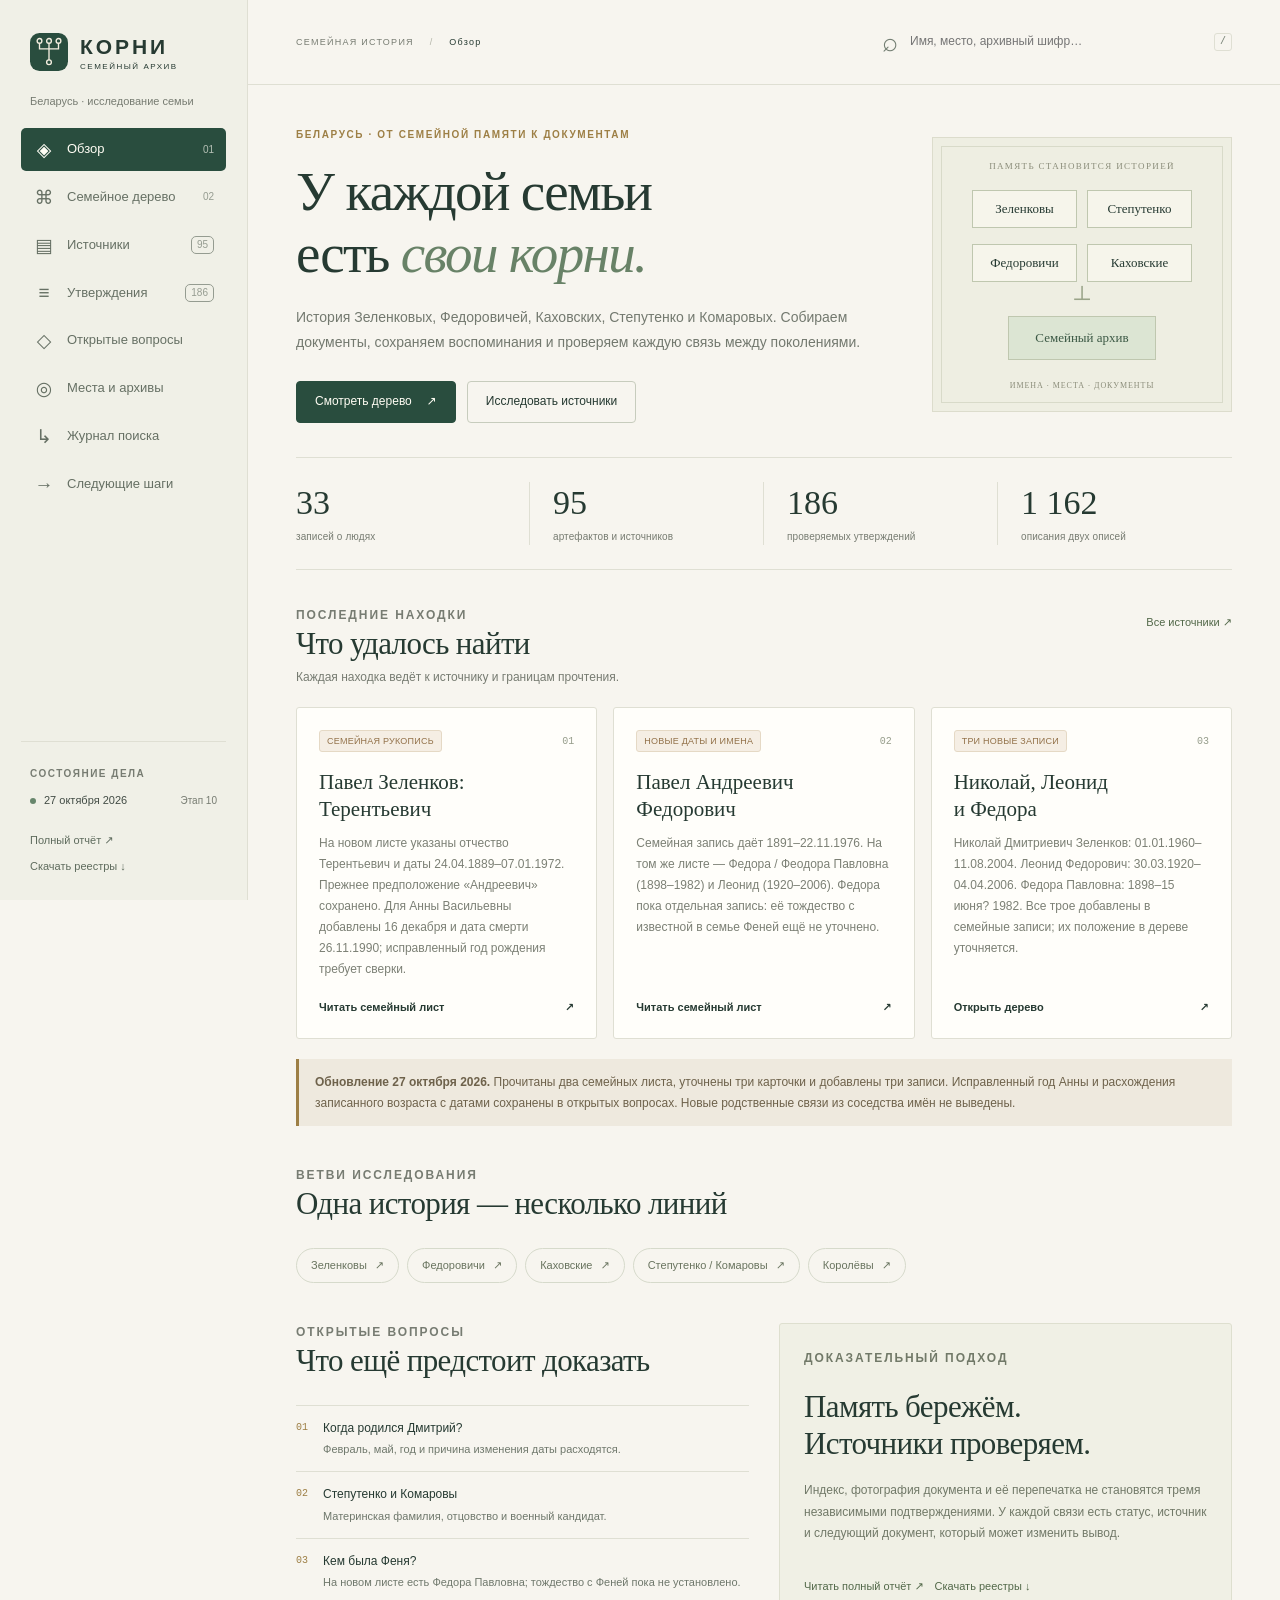
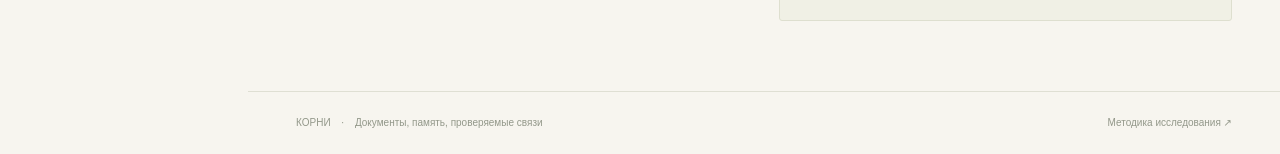
<file: index.html>
<!doctype html>
<html lang="ru">
<head>
  <meta charset="utf-8">
  <meta name="viewport" content="width=device-width,initial-scale=1">
  <meta name="theme-color" content="#f6f3ed">
  <meta name="description" content="Документальная история семей из Беларуси: Зеленковы, Федоровичи, Каховские, Степутенко и Комаровы. Семейное дерево, архивные источники и открытые вопросы.">
  <link rel="icon" type="image/svg+xml" href="./mark.svg">
  <link rel="stylesheet" href="./style.css">
  <title>Корни · семейный архив Беларуси</title>
</head>
<body>
  <a class="skip-link" href="#content">К содержанию</a>
  <aside class="sidebar">
    <a class="brand" href="#/overview"><img src="./mark.svg" width="38" height="38" alt=""><span>КОРНИ<small>СЕМЕЙНЫЙ АРХИВ</small></span></a>
    <p class="sidebar-caption">Беларусь · исследование семьи</p>
    <nav aria-label="Разделы исследования">
      <a href="#/overview" data-view="overview"><span class="nav-icon">◈</span>Обзор<span class="nav-number">01</span></a>
      <a href="#/tree" data-view="tree"><span class="nav-icon">⌘</span>Семейное дерево<span class="nav-number">02</span></a>
      <a href="#/sources" data-view="sources"><span class="nav-icon">▤</span>Источники<span class="nav-count">95</span></a>
      <a href="#/claims" data-view="claims"><span class="nav-icon">≡</span>Утверждения<span class="nav-count">186</span></a>
      <a href="#/conflicts" data-view="conflicts"><span class="nav-icon">◇</span>Открытые вопросы</a>
      <a href="#/places" data-view="places"><span class="nav-icon">◎</span>Места и архивы</a>
      <a href="#/journal" data-view="journal"><span class="nav-icon">↳</span>Журнал поиска</a>
      <a href="#/plan" data-view="plan"><span class="nav-icon">→</span>Следующие шаги</a>
    </nav>
    <div class="sidebar-bottom"><p class="small-caps">СОСТОЯНИЕ ДЕЛА</p><p class="update-dot">27 октября 2026 <span>Этап 10</span></p><a class="quiet-link" href="./report.html">Полный отчёт ↗</a><a class="quiet-link" href="./downloads/public-research.zip" download>Скачать реестры ↓</a></div>
  </aside>
  <div class="page">
    <header class="topbar"><button class="mobile-menu" aria-label="Открыть меню" aria-expanded="false">☰</button><div class="breadcrumbs">СЕМЕЙНАЯ ИСТОРИЯ <span>/</span> <b id="breadcrumb">ОБЗОР</b></div><label class="global-search"><span aria-hidden="true">⌕</span><input id="search" type="search" autocomplete="off" placeholder="Имя, место, архивный шифр…" aria-label="Поиск по исследованию"><kbd>/</kbd></label></header>
    <main id="content" tabindex="-1"><div class="loading">Открываем семейный архив…</div></main>
    <footer class="site-footer"><span>КОРНИ <span class="footer-dot">·</span> Документы, память, проверяемые связи</span><a href="https://github.com/DenisSergeevitch/ex-ussr-kinship-research" target="_blank" rel="noopener noreferrer">Методика исследования ↗</a></footer>
  </div>
  <dialog id="detail" aria-labelledby="detail-title"><div class="dialog-top"><span class="small-caps" id="detail-type">КАРТОЧКА</span><button class="close-dialog" aria-label="Закрыть карточку">×</button></div><div id="detail-body"></div></dialog>
  <div class="toast" id="toast" role="status"></div>
  <script src="./app.js?v=20261027-family-notes" defer></script>
</body>
</html>
</file>
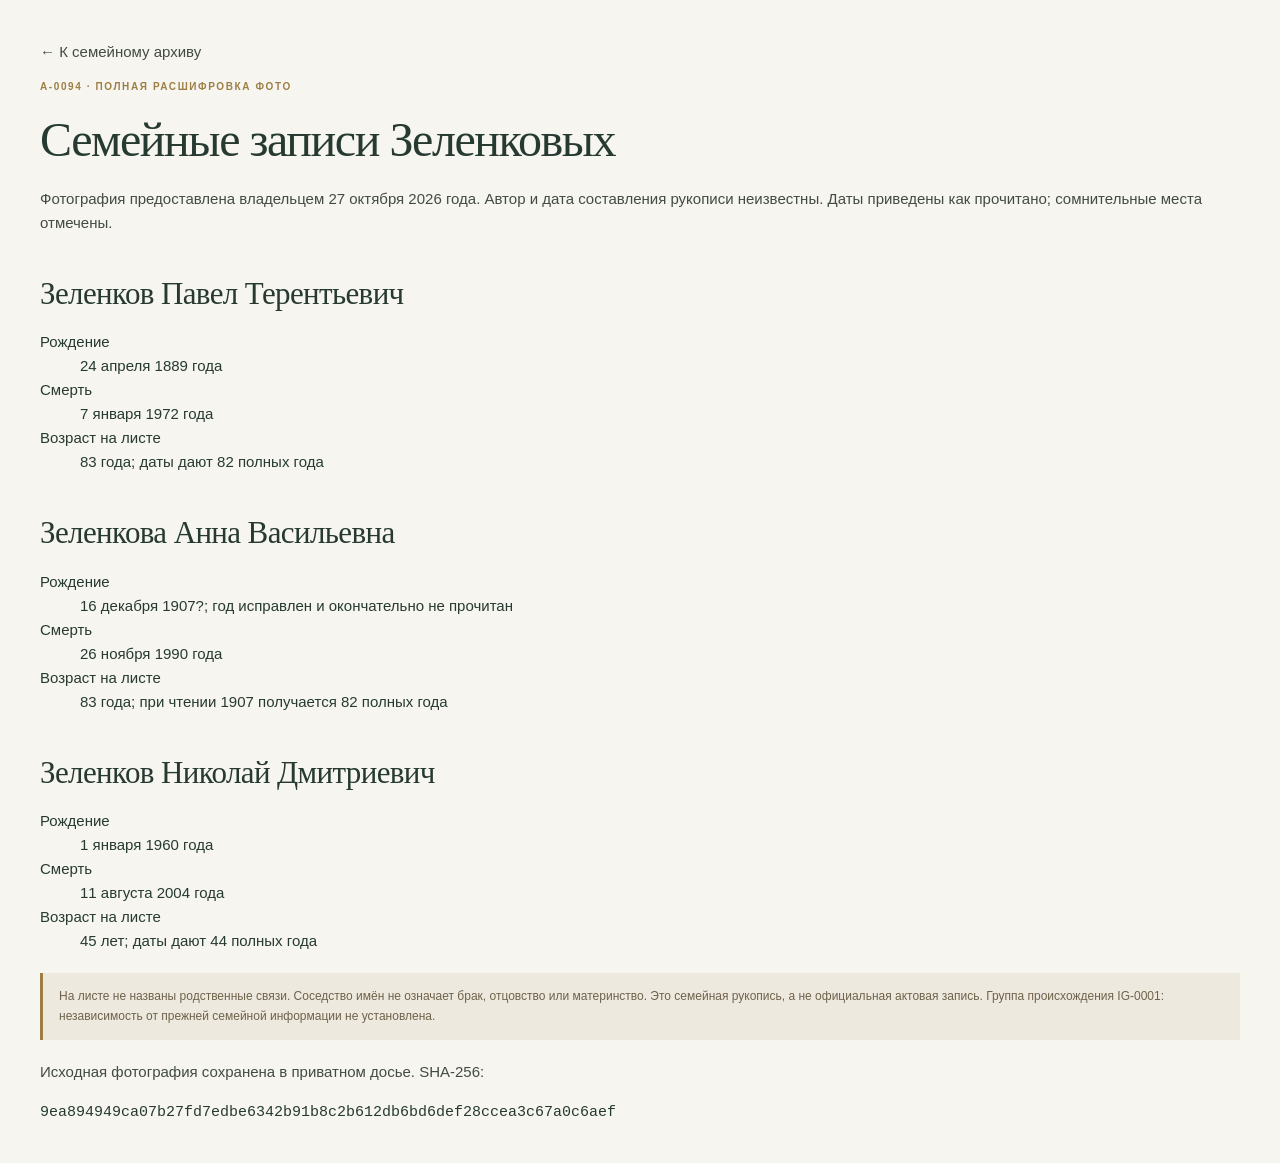
<file: sources/A-0094.html>
<!doctype html><html lang="ru"><head><meta charset="utf-8"><meta name="viewport" content="width=device-width,initial-scale=1"><title>A-0094 · Семейная рукопись</title><link rel="stylesheet" href="../style.css"></head><body class="long-report"><main><p><a href="../#/sources">← К семейному архиву</a></p><p class="eyebrow">A-0094 · ПОЛНАЯ РАСШИФРОВКА ФОТО</p><h1>Семейные записи Зеленковых</h1><p>Фотография предоставлена владельцем 27 октября 2026 года. Автор и дата составления рукописи неизвестны. Даты приведены как прочитано; сомнительные места отмечены.</p><section><h2>Зеленков Павел Терентьевич</h2><dl><dt>Рождение</dt><dd>24 апреля 1889 года</dd><dt>Смерть</dt><dd>7 января 1972 года</dd><dt>Возраст на листе</dt><dd>83 года; даты дают 82 полных года</dd></dl></section><section><h2>Зеленкова Анна Васильевна</h2><dl><dt>Рождение</dt><dd>16 декабря 1907?; год исправлен и окончательно не прочитан</dd><dt>Смерть</dt><dd>26 ноября 1990 года</dd><dt>Возраст на листе</dt><dd>83 года; при чтении 1907 получается 82 полных года</dd></dl></section><section><h2>Зеленков Николай Дмитриевич</h2><dl><dt>Рождение</dt><dd>1 января 1960 года</dd><dt>Смерть</dt><dd>11 августа 2004 года</dd><dt>Возраст на листе</dt><dd>45 лет; даты дают 44 полных года</dd></dl></section><div class="notice">На листе не названы родственные связи. Соседство имён не означает брак, отцовство или материнство. Это семейная рукопись, а не официальная актовая запись. Группа происхождения IG-0001: независимость от прежней семейной информации не установлена.</div><p>Исходная фотография сохранена в приватном досье. SHA-256:</p><code style="overflow-wrap:anywhere">9ea894949ca07b27fd7edbe6342b91b8c2b612db6bd6def28ccea3c67a0c6aef</code></main></body></html>
</file>
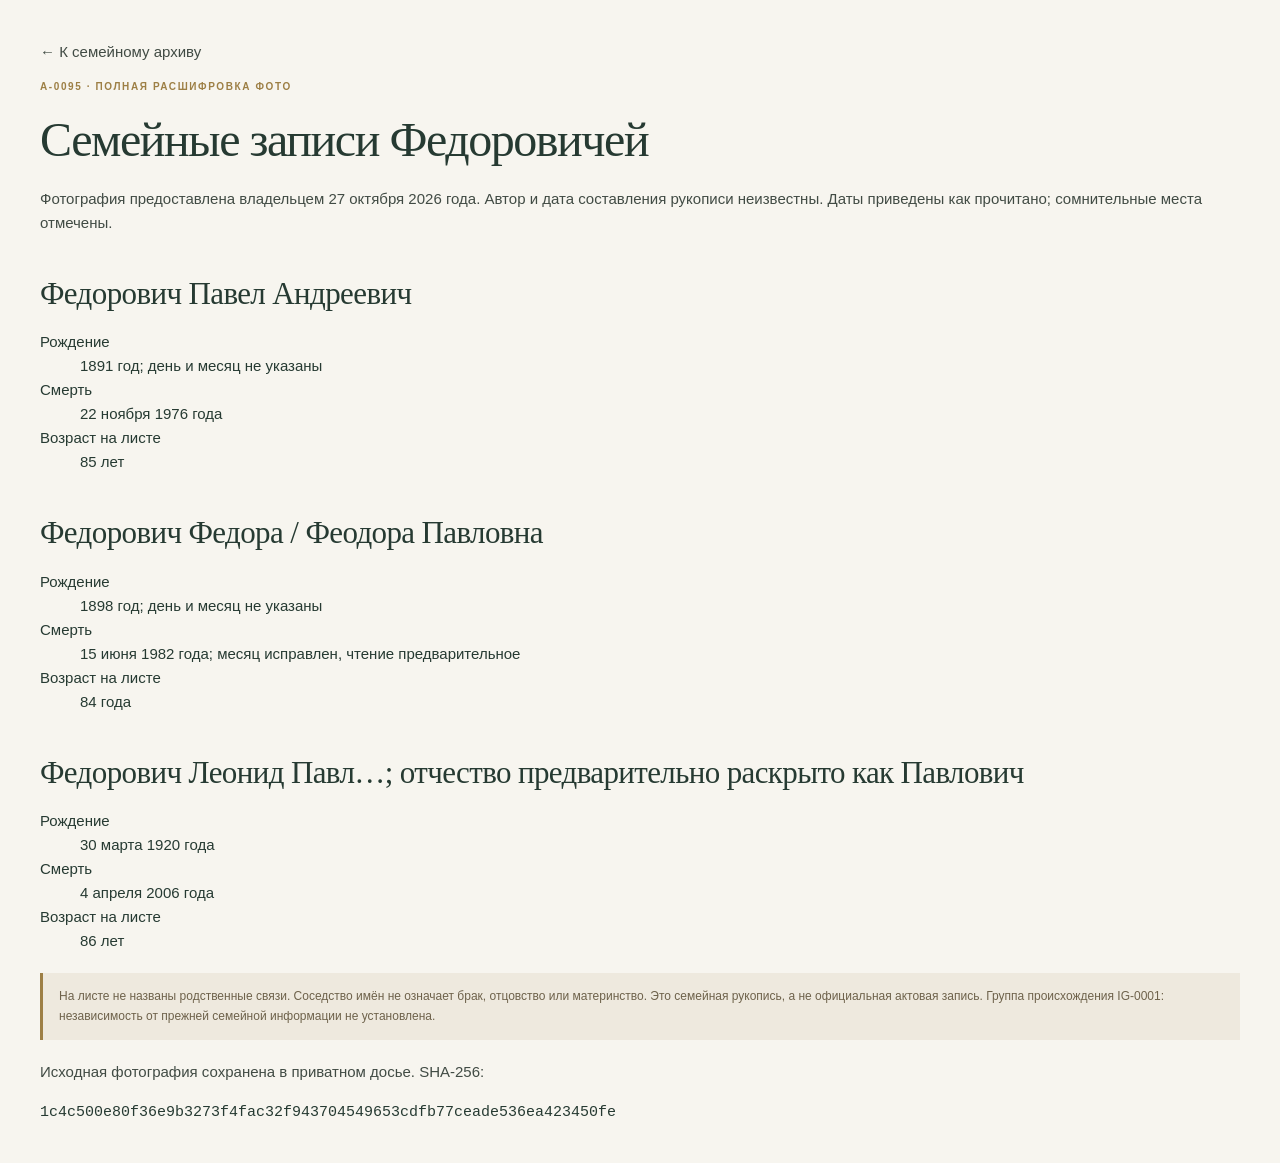
<file: sources/A-0095.html>
<!doctype html><html lang="ru"><head><meta charset="utf-8"><meta name="viewport" content="width=device-width,initial-scale=1"><title>A-0095 · Семейная рукопись</title><link rel="stylesheet" href="../style.css"></head><body class="long-report"><main><p><a href="../#/sources">← К семейному архиву</a></p><p class="eyebrow">A-0095 · ПОЛНАЯ РАСШИФРОВКА ФОТО</p><h1>Семейные записи Федоровичей</h1><p>Фотография предоставлена владельцем 27 октября 2026 года. Автор и дата составления рукописи неизвестны. Даты приведены как прочитано; сомнительные места отмечены.</p><section><h2>Федорович Павел Андреевич</h2><dl><dt>Рождение</dt><dd>1891 год; день и месяц не указаны</dd><dt>Смерть</dt><dd>22 ноября 1976 года</dd><dt>Возраст на листе</dt><dd>85 лет</dd></dl></section><section><h2>Федорович Федора / Феодора Павловна</h2><dl><dt>Рождение</dt><dd>1898 год; день и месяц не указаны</dd><dt>Смерть</dt><dd>15 июня 1982 года; месяц исправлен, чтение предварительное</dd><dt>Возраст на листе</dt><dd>84 года</dd></dl></section><section><h2>Федорович Леонид Павл…; отчество предварительно раскрыто как Павлович</h2><dl><dt>Рождение</dt><dd>30 марта 1920 года</dd><dt>Смерть</dt><dd>4 апреля 2006 года</dd><dt>Возраст на листе</dt><dd>86 лет</dd></dl></section><div class="notice">На листе не названы родственные связи. Соседство имён не означает брак, отцовство или материнство. Это семейная рукопись, а не официальная актовая запись. Группа происхождения IG-0001: независимость от прежней семейной информации не установлена.</div><p>Исходная фотография сохранена в приватном досье. SHA-256:</p><code style="overflow-wrap:anywhere">1c4c500e80f36e9b3273f4fac32f943704549653cdfb77ceade536ea423450fe</code></main></body></html>
</file>
<file: style.css>
:root{--paper:#f7f5ef;--white:#fffefa;--ink:#263a32;--text:#414b44;--muted:#777c72;--line:#dfdfd3;--green:#294d3e;--sage:#e9eee4;--gold:#9d7f45;--warm:#f2e9dc;--red:#8a513b;--sidebar:248px}
*{box-sizing:border-box}html{scroll-behavior:smooth}body{margin:0;background:var(--paper);color:var(--ink);font:15px/1.6 Arial,"DejaVu Sans",sans-serif}a{color:inherit;text-decoration:none}button,input,select{font:inherit}button,a,input,select{touch-action:manipulation}button{cursor:pointer}button:disabled{opacity:.35;cursor:default}button,a,input,select{outline-offset:4px}button:focus-visible,a:focus-visible,input:focus-visible,select:focus-visible{outline:2px solid var(--gold)}button{color:var(--ink)}img{max-width:100%}.skip-link{position:fixed;top:-70px;left:20px;padding:12px;background:var(--white);z-index:20}.skip-link:focus{top:10px}.sidebar{position:fixed;inset:0 auto 0 0;width:var(--sidebar);padding:32px 21px 24px;background:#f0f0e7;border-right:1px solid var(--line);z-index:8;display:flex;flex-direction:column}.brand{display:flex;align-items:center;gap:12px;padding-left:9px;font-size:21px;letter-spacing:.14em;font-weight:700;line-height:1.4}.brand small{font-size:8px;letter-spacing:.19em;display:block;font-weight:400}.sidebar-caption{font-size:11px;color:var(--muted);padding:10px 9px 18px;margin:10px 0 0}.sidebar nav{display:grid;gap:5px}.sidebar nav a{display:flex;align-items:center;gap:12px;padding:11px 12px;font-size:13px;border-radius:5px;color:#667064;transition:background .15s}.sidebar nav a:hover{background:#e7e9de}.sidebar nav a.active{background:var(--green);color:#fffdf4}.nav-icon{font-size:19px;line-height:1;width:22px;text-align:center}.nav-number,.nav-count{margin-left:auto;font-size:10px;opacity:.65}.nav-count{border:1px solid currentColor;border-radius:5px;padding:0 5px}.sidebar-bottom{margin-top:auto;padding:24px 9px 0;border-top:1px solid var(--line)}.small-caps{font-size:10px;letter-spacing:.15em;font-weight:600;color:var(--muted)}.update-dot{font-size:11px;margin:7px 0 22px;display:flex;align-items:center;gap:8px}.update-dot:before{content:"";width:6px;height:6px;border-radius:50%;background:#67866c}.update-dot span{color:var(--muted);margin-left:auto;font-size:10px}.quiet-link{font-size:11px;display:block;color:#5e6b5d;margin-top:9px}.quiet-link:hover{text-decoration:underline}.page{margin-left:var(--sidebar);min-height:100vh;display:flex;flex-direction:column}.topbar{display:flex;align-items:center;justify-content:space-between;min-height:85px;padding:0 48px;border-bottom:1px solid var(--line);gap:25px}.breadcrumbs{font-size:9px;letter-spacing:.14em;color:var(--muted);white-space:nowrap}.breadcrumbs span{padding:0 12px;color:#b1b3a6}.breadcrumbs b{font-weight:500;color:var(--ink)}.global-search{display:flex;align-items:center;gap:10px;max-width:350px;width:43%;padding:7px 0;color:#737e72}.global-search>span{font-size:27px;line-height:1}.global-search input{background:none;border:0;width:100%;font-size:12px;color:var(--ink);min-width:0}.global-search input:focus{outline:none}.global-search kbd{font-size:10px;border:1px solid var(--line);padding:0 5px;border-radius:3px}.mobile-menu{display:none}main{padding:42px 48px 70px;max-width:1520px;width:100%;margin:0 auto;flex:1}h1,h2,h3,p{margin-top:0}h1,h2,.serif{font-family:Georgia,"Times New Roman",serif;font-weight:400}h1{font-size:48px;line-height:1.13;letter-spacing:-.03em;margin-bottom:20px}h2{font-size:31px;line-height:1.2;letter-spacing:-.02em;margin-bottom:18px}h3{font-size:16px;line-height:1.4;margin-bottom:11px}p{color:var(--text)}.eyebrow{font-size:10px;letter-spacing:.16em;color:var(--gold);font-weight:600;margin:0 0 18px;text-transform:uppercase}.hero{display:grid;grid-template-columns:1fr 300px;gap:52px;align-items:center;padding-bottom:34px;border-bottom:1px solid var(--line)}.hero h1{max-width:700px;font-size:55px}.hero h1 em{font-style:italic;color:#688267}.hero .intro{max-width:590px;font-size:14px;line-height:1.8;color:#73796f}.button-row{display:flex;gap:11px;align-items:center;flex-wrap:wrap;margin-top:25px}.btn{display:inline-flex;align-items:center;justify-content:center;gap:15px;border:1px solid var(--green);background:var(--green);color:#fffdf4;padding:10px 18px;border-radius:4px;font-size:12px;min-height:42px}.btn:hover{background:#3c604b}.btn.secondary{background:transparent;color:var(--ink);border-color:#c7ccbd}.btn.secondary:hover{background:var(--sage)}.portrait-paper{position:relative;min-height:275px;background:#eeeee2;border:1px solid #dcdccc;display:flex;align-items:center;justify-content:center;padding:32px 22px}.portrait-paper:before{content:"";position:absolute;inset:8px;border:1px solid #d8dac9;pointer-events:none}.paper-top,.paper-bottom{position:absolute;font:9px/1.4 Georgia,serif;letter-spacing:.15em;text-transform:uppercase;color:#8b8d7a;left:0;right:0;text-align:center}.paper-top{top:22px}.paper-bottom{bottom:20px;font-size:8px;letter-spacing:.12em}.roots{position:relative;display:grid;grid-template-columns:1fr 1fr;gap:16px 10px;width:220px;text-align:center}.roots span{font:13px Georgia,serif;border:1px solid #bfc7af;padding:10px 7px;background:#f6f5eb}.roots .root-bottom{grid-column:1/-1;justify-self:center;background:#dce5d3;padding:13px 26px;color:#3c5945}.roots .root-line{grid-column:1/-1;font-size:22px;line-height:10px;color:#9aa489;font-family:Georgia,serif;margin:-4px}.stats{display:grid;grid-template-columns:repeat(4,1fr);border-bottom:1px solid var(--line);padding:24px 0;margin-bottom:36px}.stat{padding:0 23px;border-right:1px solid var(--line)}.stat:first-child{padding-left:0}.stat:last-child{border:0}.stat strong{font-family:Georgia,serif;display:block;font-size:34px;font-weight:400;line-height:1.25}.stat span{font-size:10px;color:var(--muted);letter-spacing:.01em;display:block;margin-top:5px}.notice{border-left:3px solid var(--gold);background:#eee9de;padding:13px 16px;font-size:12px;color:#6e624b;line-height:1.7;margin:20px 0}.notice strong{font-weight:600}.section-heading{display:flex;justify-content:space-between;align-items:flex-start;gap:20px;margin-bottom:20px}.section-heading h2{margin-bottom:5px}.section-heading p{font-size:12px;color:var(--muted);margin:0}.text-link{font-size:11px;white-space:nowrap;color:#526849;padding-top:8px}.text-link:hover{text-decoration:underline}.section-gap{margin-top:40px}.finding-grid{display:grid;grid-template-columns:repeat(3,1fr);gap:16px}.finding{background:var(--white);border:1px solid var(--line);padding:22px;display:flex;flex-direction:column;align-items:flex-start;border-radius:3px;min-height:225px}.finding-meta{display:flex;align-items:center;gap:8px;width:100%;justify-content:space-between;margin-bottom:17px}.finding-number{font:10px monospace;color:#969d8b}.tag{font-size:9px;line-height:1.4;letter-spacing:.025em;border:1px solid #d7dacc;padding:4px 7px;border-radius:3px;background:#f6f5ed;color:#65715e;display:inline-block}.tag.warm{background:#f5eee4;border-color:#e5d9c5;color:#927149}.tag.green{background:#edf2e9;border-color:#d4dfce;color:#4f7456}.tag.red{background:#f7e9e1;border-color:#e4cfc2;color:#8e5a40}.finding h3{font-family:Georgia,serif;font-weight:400;font-size:21px;line-height:1.25}.finding p{font-size:12px;line-height:1.75;color:#7c8075;margin-bottom:19px}.finding .card-link{margin-top:auto;font-size:11px;font-weight:600;display:flex;justify-content:space-between;width:100%;align-items:center}.card-link:hover{color:#839367}.family-strip{display:flex;flex-wrap:wrap;gap:8px}.chip{font-size:11px;padding:8px 14px;border:1px solid #d6dacb;background:transparent;border-radius:25px;color:#69745f;display:inline-flex;align-items:center;gap:8px}.chip:hover,.chip.active{background:var(--green);color:white;border-color:var(--green)}.two-columns{display:grid;grid-template-columns:1fr 1fr;gap:30px}.subtle-card{background:#f0f0e5;border:1px solid #dedfcf;border-radius:3px;padding:24px}.subtle-card p{font-size:12px;color:#717968;line-height:1.8}.mini-list{display:grid;gap:0}.mini-row{border-top:1px solid var(--line);display:flex;gap:15px;align-items:flex-start;padding:13px 0;font-size:12px}.mini-row>span:first-child{color:var(--gold);font:10px monospace;padding-top:3px}.mini-row p{margin:0;color:#6f786c;font-size:11px}.mini-row b{font-size:12px;font-weight:500;display:block;margin-bottom:3px}.page-heading{display:flex;gap:20px;align-items:flex-end;justify-content:space-between;margin-bottom:28px}.page-heading h1{font-size:43px;margin-bottom:12px}.page-heading p{max-width:770px;color:var(--muted);font-size:13px;margin-bottom:0}.page-heading .btn{flex-shrink:0}.toolbar{display:flex;align-items:center;gap:12px;justify-content:space-between;flex-wrap:wrap;margin-bottom:24px}.toolbar select{background:var(--white);border:1px solid var(--line);border-radius:4px;padding:9px 12px;color:#5c6c58;font-size:12px;max-width:100%}.view-note{font-size:11px;color:var(--muted)}.source-grid{display:grid;grid-template-columns:repeat(2,1fr);gap:15px}.source-card{display:block;text-align:left;background:var(--white);border:1px solid var(--line);border-radius:3px;padding:21px;width:100%;transition:transform .15s,border-color .15s}.source-card:hover{transform:translateY(-2px);border-color:#9daf93}.source-card h3{font-family:Georgia,serif;font-size:20px;font-weight:400;margin:13px 0 10px;line-height:1.3}.source-card p{font-size:11px;line-height:1.7;color:var(--muted);margin:0 0 15px}.source-card .source-ref{font-family:monospace;font-size:10px;color:#64775a;overflow-wrap:anywhere;margin:0}.source-card .card-head{display:flex;justify-content:space-between;gap:12px}.source-card .read-arrow{color:#8a977e;font-size:17px}.source-id{font:10px monospace;color:var(--gold)}.ref-button{display:inline-block;border:1px solid #d9ddcf;border-radius:3px;background:#f4f6ef;font:10px monospace;color:#5a7455;padding:4px 6px;margin:3px 4px 3px 0;cursor:pointer}.ref-button:hover{background:#e2eadc}.pagination{display:flex;gap:14px;align-items:center;justify-content:center;margin:28px 0 0;font-size:11px;color:var(--muted)}.pagination button{background:var(--white);border:1px solid var(--line);padding:8px 13px;border-radius:3px}.data-table{overflow:auto;border:1px solid var(--line);border-radius:3px;background:var(--white)}table{width:100%;border-collapse:collapse;text-align:left;font-size:12px}th{font-size:10px;font-weight:500;letter-spacing:.04em;color:var(--muted);background:#f0f0e6;padding:13px 16px;border-bottom:1px solid var(--line)}td{vertical-align:top;padding:16px;border-bottom:1px solid #e5e6dc;min-width:95px;line-height:1.7;color:#5f6b5c}tbody tr:last-child td{border-bottom:0}td b{font-weight:500;color:var(--ink)}.claim-text{max-width:700px;min-width:320px}.claim-id{font:10px monospace;color:var(--gold)}.status{font-size:9px;border:1px solid #d0dbca;white-space:nowrap;display:inline-block;padding:4px 7px;border-radius:3px;background:#eef2e9;color:#58704f;line-height:1.3}.status.unresolved,.status.hypothesis{border-color:#e1d1bc;background:#f3ebdf;color:#977347}.status.corroborated{color:#37673b;background:#dfecdc}.detail-open{border:0;background:none;padding:0;text-align:left;font:inherit;color:inherit}.detail-open:hover{text-decoration:underline}.family-tree{background:#f0f0e7;border:1px solid var(--line);padding:24px;border-radius:3px}.generation{position:relative;margin:0 0 26px}.generation:last-child{margin-bottom:0}.generation:after{content:"";height:15px;width:1px;background:#cbd1bf;display:block;margin:10px auto -15px}.generation:last-child:after{display:none}.generation-label{font-size:9px;letter-spacing:.12em;text-transform:uppercase;color:#8b907f;margin-bottom:12px}.generation-cards{display:grid;grid-template-columns:repeat(4,minmax(0,1fr));gap:10px}.person-card{background:var(--white);border:1px solid #d4dac8;border-radius:3px;padding:15px 13px;text-align:left;min-width:0;position:relative}.person-card:hover{border-color:#6d8a61;background:#f9faf2}.person-card b{font:15px/1.3 Georgia,serif;display:block;margin:9px 0}.person-card small{display:block;font-size:10px;line-height:1.6;color:#8b907e;overflow-wrap:anywhere}.person-card .person-id{font:9px monospace;color:var(--gold)}.person-card .person-edge{font-size:8px;margin-top:9px;display:block;color:#7e8d70}.tree-legend{font-size:11px;color:var(--muted);margin:14px 0 24px}.candidate-heading{margin-top:40px}.candidate-grid{display:grid;grid-template-columns:repeat(3,1fr);gap:10px}.candidate-grid .person-card{border-style:dashed}.conflict{background:var(--white);border:1px solid var(--line);margin-bottom:14px;border-radius:3px;padding:22px}.conflict h3{font:22px Georgia,serif}.conflict .versions{font-size:13px;color:#8d6548;border-left:2px solid #c5af85;padding:7px 14px;margin:15px 0}.conflict p{font-size:12px;color:#78816e}.conflict .resolving{border-top:1px solid var(--line);padding-top:14px;font-size:11px;color:#63765c}.place-section{margin-top:30px}.place-item{display:grid;grid-template-columns:155px 1fr;gap:25px;padding:20px 0;border-top:1px solid var(--line)}.place-item .place-years{font:12px Georgia,serif;color:var(--gold)}.place-item h3{font-weight:500;font-size:14px}.place-item p{font-size:12px;color:var(--muted);margin:8px 0}.journal-list{display:grid;gap:0}.journal-entry{display:grid;grid-template-columns:75px 1fr;gap:20px;padding:20px 0;border-top:1px solid var(--line)}.journal-entry .journal-id{font:10px monospace;color:var(--gold);padding-top:4px}.journal-entry h3{font-size:13px;font-weight:500;margin-bottom:7px}.journal-entry p{font-size:12px;color:var(--muted);margin:0 0 5px;overflow-wrap:anywhere}.journal-entry code{font-size:10px;color:#77906b;background:#edf1e7;padding:3px 6px}.plan-list{display:grid;gap:14px}.plan-item{display:grid;grid-template-columns:50px 1fr;gap:20px;background:var(--white);border:1px solid var(--line);padding:23px}.plan-number{font:23px Georgia,serif;color:#a28b61}.plan-item h3{font:22px Georgia,serif}.plan-item p{font-size:12px;color:var(--muted);margin-bottom:10px}.plan-item .priority{font-size:9px;letter-spacing:.08em;color:var(--gold);margin-bottom:8px}.empty-state{padding:65px 20px;text-align:center;color:var(--muted);border:1px dashed #ced4c2}.empty-state h2{color:var(--ink)}.empty-state p{font-size:13px}.search-results h2{margin-top:30px}.site-footer{display:flex;justify-content:space-between;gap:20px;border-top:1px solid var(--line);padding:23px 48px;color:#93988a;font-size:10px}.site-footer a:hover{text-decoration:underline}.footer-dot{padding:0 8px}dialog{border:1px solid #cbd2bf;border-radius:5px;background:var(--white);color:var(--ink);width:min(830px,calc(100% - 30px));max-height:88vh;padding:0;box-shadow:0 22px 100px #17271b28}dialog::backdrop{background:#23372b6b;backdrop-filter:blur(3px)}.dialog-top{position:sticky;top:0;background:var(--white);z-index:1;padding:15px 26px;border-bottom:1px solid var(--line);display:flex;align-items:center;justify-content:space-between}.close-dialog{border:0;background:none;font-size:28px;line-height:1;color:#7e8874;padding:0 5px}#detail-body{padding:27px}#detail-body h2{font-size:30px;line-height:1.2;overflow-wrap:anywhere}#detail-body p{font-size:13px;line-height:1.85;white-space:pre-line;overflow-wrap:anywhere}#detail-body h3{margin-top:25px;font-size:13px;font-weight:600;color:#849175}#detail-body dl{display:grid;grid-template-columns:140px 1fr;gap:9px 22px;font-size:12px;margin:25px 0}#detail-body dt{color:var(--muted)}#detail-body dd{margin:0;overflow-wrap:anywhere}.identity-note{padding:15px;background:#f0eee1;border-left:2px solid #c1af81;font-size:12px}.external-link{color:#4e774d;text-decoration:underline;overflow-wrap:anywhere}.toast{position:fixed;bottom:20px;left:calc(50% + 100px);transform:translateX(-50%);background:var(--green);color:white;padding:10px 18px;border-radius:4px;font-size:12px;opacity:0;pointer-events:none;transition:opacity .2s;z-index:30}.toast.show{opacity:1}.loading{padding:90px;text-align:center;font:25px Georgia,serif;color:#8a947c}.report-nav{display:flex;flex-wrap:wrap;gap:10px;margin:25px 0 35px}.report-nav a{padding:6px 12px;background:#e8eddf;font-size:12px;border-radius:3px}.long-report main{max-width:1480px;padding:40px}.long-report section{margin-top:40px;scroll-margin-top:20px}.report-table{overflow:auto;border:1px solid var(--line)}.report-table td{min-width:180px;overflow-wrap:anywhere}.source-full{padding:25px 0;border-top:1px solid var(--line)}.source-full p{font-size:12px;white-space:pre-line;overflow-wrap:anywhere}.source-full h3{font-size:20px}.long-report footer{font-size:11px;color:var(--muted);border-top:1px solid var(--line);padding-top:25px;margin-top:40px}
@media(min-width:1600px){main{padding-top:55px}.hero{gap:70px}.hero h1{font-size:63px}.finding{min-height:235px}}
@media(max-width:1200px){:root{--sidebar:224px}.sidebar{padding:27px 15px}.topbar{padding:0 30px}main{padding:35px 30px 55px}.hero{grid-template-columns:1fr 240px;gap:30px}.hero h1{font-size:47px}.portrait-paper{min-height:250px}.finding{padding:18px}.finding h3{font-size:19px}.site-footer{padding:22px 30px}.generation-cards{grid-template-columns:repeat(3,minmax(0,1fr))}}
@media(max-width:980px){.hero{grid-template-columns:1fr}.portrait-paper{display:none}.finding-grid{grid-template-columns:1fr 1fr}.finding-grid .finding:last-child{grid-column:1/-1;min-height:180px}.two-columns{grid-template-columns:1fr}.breadcrumbs{font-size:8px}.breadcrumbs span{padding:0 6px}.global-search{width:53%}.generation-cards{grid-template-columns:repeat(2,minmax(0,1fr))}.candidate-grid{grid-template-columns:repeat(2,minmax(0,1fr))}.stats .stat{padding:0 13px}.stats .stat:first-child{padding-left:0}.stat strong{font-size:29px}.stat span{font-size:9px}.source-grid{grid-template-columns:1fr}.page-heading{display:block}.page-heading .btn{margin-top:18px}.page-heading h1{font-size:37px}.site-footer{display:block}.site-footer a{display:block;margin-top:6px}}
@media(max-width:700px){:root{--sidebar:248px}.sidebar{transform:translateX(-100%);transition:transform .2s;padding:28px 20px}.sidebar.open{transform:translateX(0);box-shadow:8px 0 40px #263c2929}.page{margin-left:0}.topbar{min-height:66px;padding:0 20px;gap:14px;position:sticky;top:0;background:#f7f5eff2;backdrop-filter:blur(8px);z-index:6}.mobile-menu{display:block;border:0;background:transparent;font-size:20px;padding:3px}.breadcrumbs{display:none}.global-search{width:100%;max-width:none}.global-search input{font-size:12px}.global-search kbd{display:none}main{padding:30px 20px 50px}.hero{padding-bottom:26px}.hero h1{font-size:45px;max-width:500px}.hero .intro{font-size:13px}.eyebrow{font-size:9px}.stats{margin-bottom:29px;padding:20px 0}.stat strong{font-size:28px}.stat span{font-size:9px;line-height:1.5;max-width:75px}.finding-grid{grid-template-columns:1fr}.finding-grid .finding:last-child{grid-column:auto;min-height:200px}.finding{min-height:200px;padding:21px}.finding h3{font-size:23px}.section-heading h2,h2{font-size:27px}.section-heading{gap:12px}.section-heading .text-link{font-size:10px}.page-heading h1{font-size:36px}.page-heading p{font-size:12px}.family-tree{padding:18px 12px}.generation-cards{gap:8px}.person-card{padding:12px 10px}.person-card b{font-size:14px}.person-card small{font-size:9px}.candidate-grid{grid-template-columns:1fr 1fr}.place-item{grid-template-columns:1fr;gap:6px}.site-footer{padding:20px}.journal-entry{grid-template-columns:55px 1fr;gap:12px}.plan-item{grid-template-columns:32px 1fr;gap:12px;padding:18px}.plan-item h3{font-size:20px}#detail-body{padding:22px}#detail-body dl{grid-template-columns:110px 1fr;gap:10px;font-size:11px}#detail-body h2{font-size:25px}.toast{left:50%;max-width:90%;width:max-content}.long-report main{padding:25px 18px}.long-report h1{font-size:35px}.toolbar{gap:10px}.toolbar select{width:100%}.notice{font-size:11px}}
@media(prefers-reduced-motion:reduce){*{scroll-behavior:auto!important;transition:none!important}}
@media print{.sidebar,.topbar,.site-footer,.toolbar,.button-row,dialog{display:none}.page{margin:0}body{background:white;font-size:10pt}main{padding:0}.hero{display:block}.hero h1{font-size:32pt}.portrait-paper{display:none}.finding-grid{display:block}.finding{margin-bottom:12px;break-inside:avoid}.stats{padding:16px 0}.notice{background:#f8f7ed}.report-table{overflow:visible}table{font-size:8pt}th,td{padding:7px;min-width:0!important}thead{display:table-header-group}.source-full{break-inside:avoid}.long-report main{padding:0}.generation-cards{grid-template-columns:repeat(3,1fr)}}
</file>
